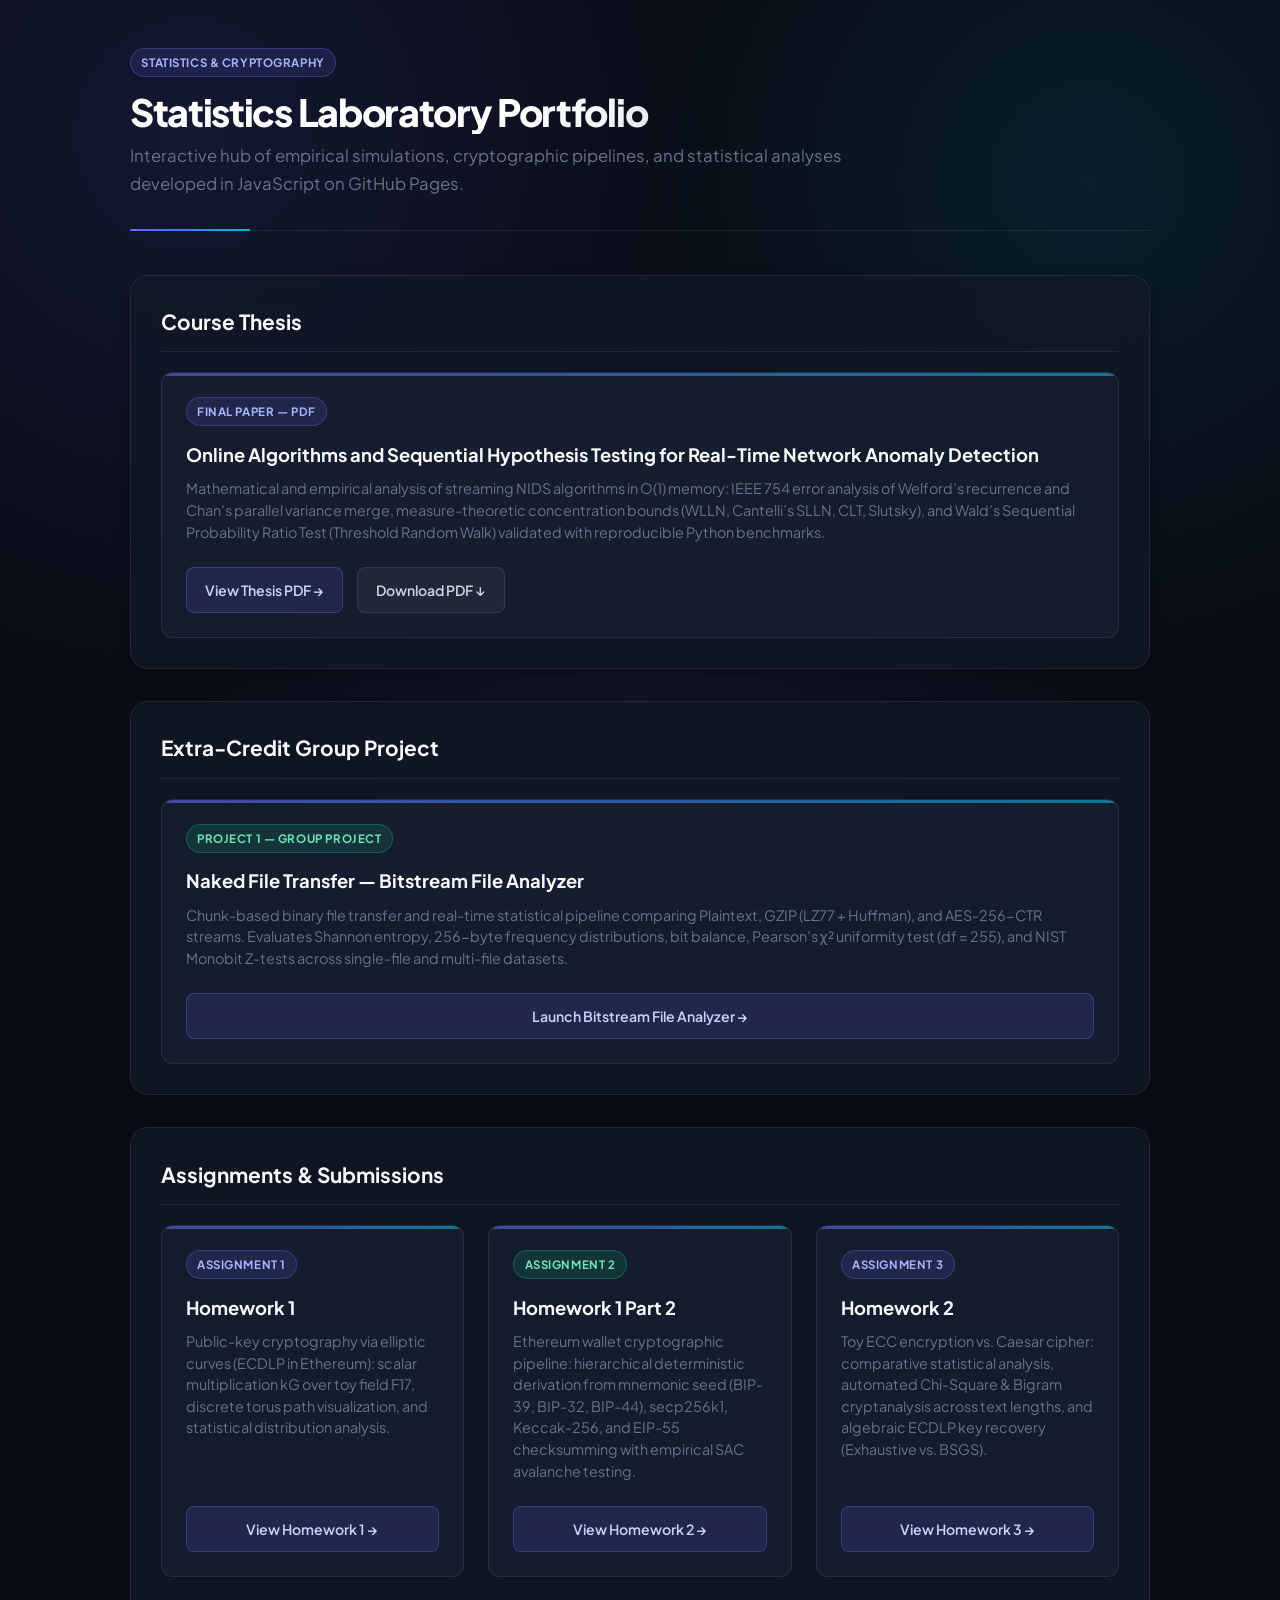
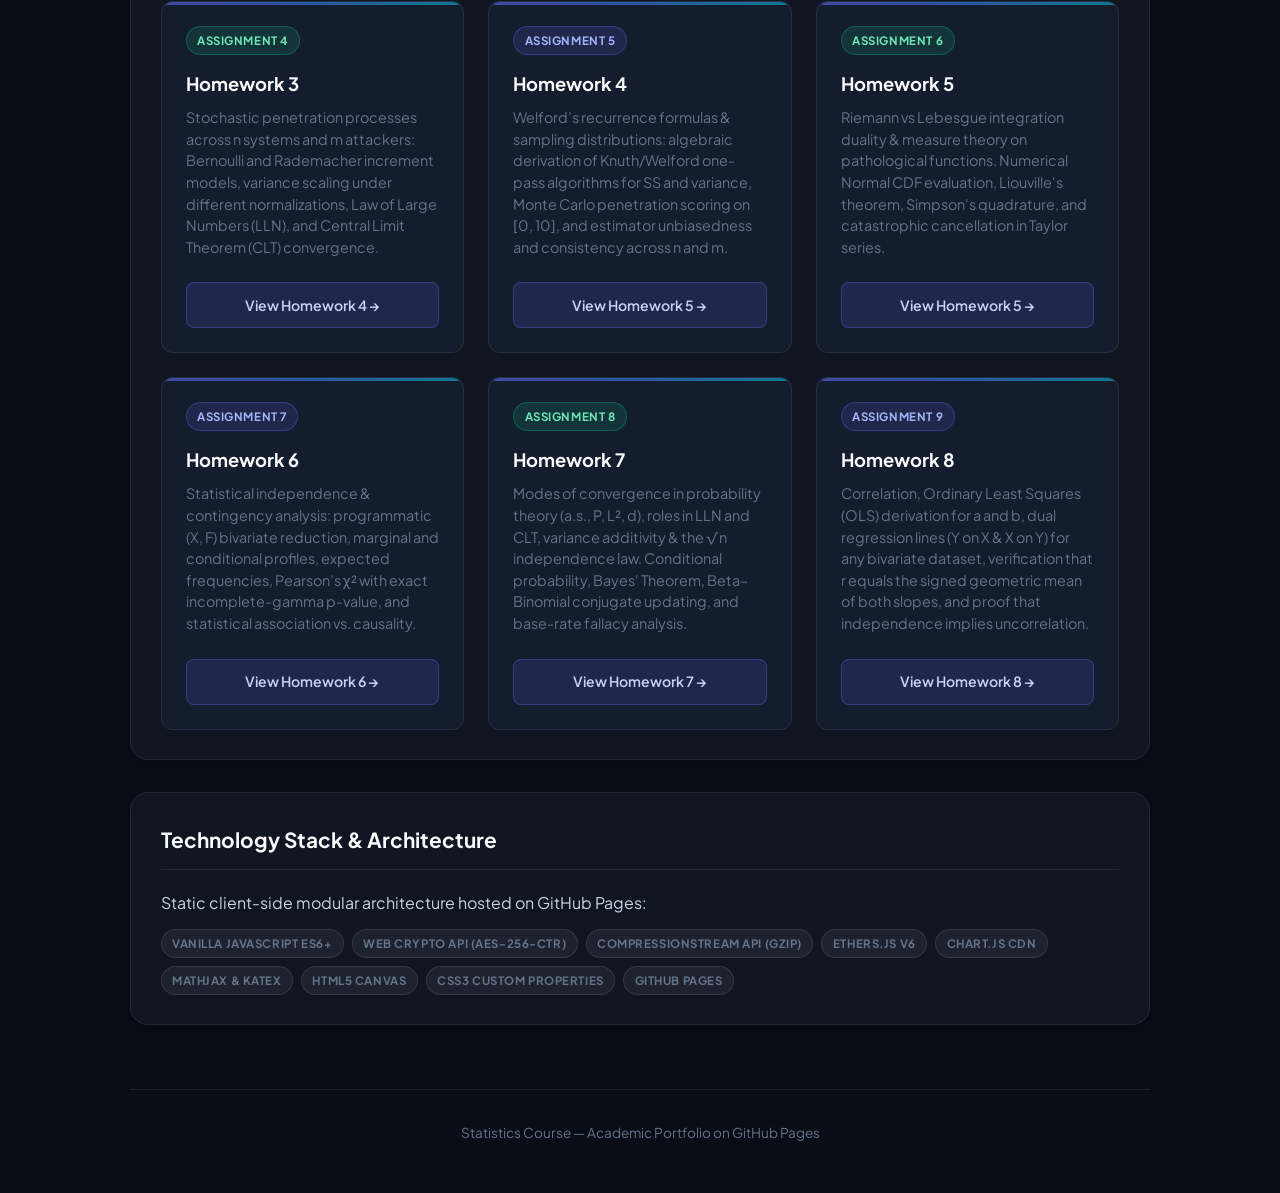
<file: index.html>
<!DOCTYPE html>
<html lang="en">
<head>
  <meta charset="UTF-8">
  <meta name="viewport" content="width=device-width, initial-scale=1.0">
  <title>Statistics Laboratory — Homework Portfolio</title>
  <link rel="stylesheet" href="style.css?v=4">
</head>
<body>
  <div class="container">
    <header>
      <span class="badge badge-primary">Statistics &amp; Cryptography</span>
      <h1 style="margin-top: 0.75rem;">Statistics Laboratory Portfolio</h1>
      <p class="subtitle">Interactive hub of empirical simulations, cryptographic pipelines, and statistical analyses developed in JavaScript on GitHub Pages.</p>
    </header>

    <!-- Course Thesis Section -->
    <section class="card">
      <h2>Course Thesis</h2>
      <div class="hw-grid">
        <article class="hw-card" style="grid-column: 1 / -1;">
          <div>
            <div class="hw-card-header">
              <span class="badge badge-primary">Final Paper — PDF</span>
            </div>
            <h3>Online Algorithms and Sequential Hypothesis Testing for Real-Time Network Anomaly Detection</h3>
            <p>Mathematical and empirical analysis of streaming NIDS algorithms in O(1) memory: IEEE 754 error analysis of Welford’s recurrence and Chan’s parallel variance merge, measure-theoretic concentration bounds (WLLN, Cantelli’s SLLN, CLT, Slutsky), and Wald’s Sequential Probability Ratio Test (Threshold Random Walk) validated with reproducible Python benchmarks.</p>
          </div>
          <div class="btn-row" style="margin-top: 0;">
            <a href="./thesis/thesis-Bagini-2045337.pdf" target="_blank" rel="noopener noreferrer" class="btn-link">View Thesis PDF →</a>
            <a href="./thesis/thesis-Bagini-2045337.pdf" download class="btn-link secondary">Download PDF ↓</a>
          </div>
        </article>
      </div>
    </section>

    <!-- Extra-Credit Group Project Section -->
    <section class="card">
      <h2>Extra-Credit Group Project</h2>
      <div class="hw-grid">
        <article class="hw-card" style="grid-column: 1 / -1;">
          <div>
            <div class="hw-card-header">
              <span class="badge badge-success">Project 1 — Group Project</span>
            </div>
            <h3>Naked File Transfer — Bitstream File Analyzer</h3>
            <p>Chunk-based binary file transfer and real-time statistical pipeline comparing Plaintext, GZIP (LZ77 + Huffman), and AES-256-CTR streams. Evaluates Shannon entropy, 256-byte frequency distributions, bit balance, Pearson’s &chi;&sup2; uniformity test (df = 255), and NIST Monobit Z-tests across single-file and multi-file datasets.</p>
          </div>
          <a href="./frontend/index.html" class="btn-link">Launch Bitstream File Analyzer →</a>
        </article>
      </div>
    </section>

    <!-- Homework Section -->
    <section class="card">
      <h2>Assignments &amp; Submissions</h2>
      <div class="hw-grid">
        
        <!-- HW1 Card -->
        <article class="hw-card">
          <div>
            <div class="hw-card-header">
              <span class="badge badge-primary">Assignment 1</span>
            </div>
            <h3>Homework 1</h3>
            <p>Public-key cryptography via elliptic curves (ECDLP in Ethereum): scalar multiplication kG over toy field F17, discrete torus path visualization, and statistical distribution analysis.</p>
          </div>
          <a href="./hw1/index.html" class="btn-link">View Homework 1 →</a>
        </article>

        <!-- HW1.2 Card -->
        <article class="hw-card">
          <div>
            <div class="hw-card-header">
              <span class="badge badge-success">Assignment 2</span>
            </div>
            <h3>Homework 1 Part 2</h3>
            <p>Ethereum wallet cryptographic pipeline: hierarchical deterministic derivation from mnemonic seed (BIP-39, BIP-32, BIP-44), secp256k1, Keccak-256, and EIP-55 checksumming with empirical SAC avalanche testing.</p>
          </div>
          <a href="./hw1.2/index.html" class="btn-link">View Homework 2 →</a>
        </article>

        <!-- HW2 Card -->
        <article class="hw-card">
          <div>
            <div class="hw-card-header">
              <span class="badge badge-primary">Assignment 3</span>
            </div>
            <h3>Homework 2</h3>
            <p>Toy ECC encryption vs. Caesar cipher: comparative statistical analysis, automated Chi-Square &amp; Bigram cryptanalysis across text lengths, and algebraic ECDLP key recovery (Exhaustive vs. BSGS).</p>
          </div>
          <a href="./hw2/index.html" class="btn-link">View Homework 3 →</a>
        </article>

        <!-- HW3 Card -->
        <article class="hw-card">
          <div>
            <div class="hw-card-header">
              <span class="badge badge-success">Assignment 4</span>
            </div>
            <h3>Homework 3</h3>
            <p>Stochastic penetration processes across n systems and m attackers: Bernoulli and Rademacher increment models, variance scaling under different normalizations, Law of Large Numbers (LLN), and Central Limit Theorem (CLT) convergence.</p>
          </div>
          <a href="./hw3/index.html" class="btn-link">View Homework 4 →</a>
        </article>

        <!-- HW4 Card -->
        <article class="hw-card">
          <div>
            <div class="hw-card-header">
              <span class="badge badge-primary">Assignment 5</span>
            </div>
            <h3>Homework 4</h3>
            <p>Welford’s recurrence formulas &amp; sampling distributions: algebraic derivation of Knuth/Welford one-pass algorithms for SS and variance, Monte Carlo penetration scoring on [0, 10], and estimator unbiasedness and consistency across n and m.</p>
          </div>
          <a href="./hw4/index.html" class="btn-link">View Homework 5 →</a>
        </article>

        <!-- HW5 Card -->
        <article class="hw-card">
          <div>
            <div class="hw-card-header">
              <span class="badge badge-success">Assignment 6</span>
            </div>
            <h3>Homework 5</h3>
            <p>Riemann vs Lebesgue integration duality &amp; measure theory on pathological functions. Numerical Normal CDF evaluation, Liouville's theorem, Simpson's quadrature, and catastrophic cancellation in Taylor series.</p>
          </div>
          <a href="./hw5/index.html" class="btn-link">View Homework 5 →</a>
        </article>

        <!-- HW6 Card -->
        <article class="hw-card">
          <div>
            <div class="hw-card-header">
              <span class="badge badge-primary">Assignment 7</span>
            </div>
            <h3>Homework 6</h3>
            <p>Statistical independence &amp; contingency analysis: programmatic (X, F) bivariate reduction, marginal and conditional profiles, expected frequencies, Pearson’s &chi;&sup2; with exact incomplete-gamma p-value, and statistical association vs. causality.</p>
          </div>
          <a href="./hw6/index.html" class="btn-link">View Homework 6 →</a>
        </article>

        <!-- HW7 Card -->
        <article class="hw-card">
          <div>
            <div class="hw-card-header">
              <span class="badge badge-success">Assignment 8</span>
            </div>
            <h3>Homework 7</h3>
            <p>Modes of convergence in probability theory (a.s., P, L&sup2;, d), roles in LLN and CLT, variance additivity &amp; the &radic;n independence law. Conditional probability, Bayes' Theorem, Beta–Binomial conjugate updating, and base-rate fallacy analysis.</p>
          </div>
          <a href="./hw7/index.html" class="btn-link">View Homework 7 →</a>
        </article>

        <!-- HW8 Card -->
        <article class="hw-card">
          <div>
            <div class="hw-card-header">
              <span class="badge badge-primary">Assignment 9</span>
            </div>
            <h3>Homework 8</h3>
            <p>Correlation, Ordinary Least Squares (OLS) derivation for a and b, dual regression lines (Y on X &amp; X on Y) for any bivariate dataset, verification that r equals the signed geometric mean of both slopes, and proof that independence implies uncorrelation.</p>
          </div>
          <a href="./hw8/index.html" class="btn-link">View Homework 8 →</a>
        </article>

      </div>
    </section>

    <!-- Technical Stack & Architecture -->
    <section class="card">
      <h2>Technology Stack &amp; Architecture</h2>
      <p style="margin-bottom: 0.75rem;">
        Static client-side modular architecture hosted on GitHub Pages:
      </p>
      <div style="display: flex; gap: 0.5rem; flex-wrap: wrap;">
        <span class="badge">Vanilla JavaScript ES6+</span>
        <span class="badge">Web Crypto API (AES-256-CTR)</span>
        <span class="badge">CompressionStream API (GZIP)</span>
        <span class="badge">Ethers.js v6</span>
        <span class="badge">Chart.js CDN</span>
        <span class="badge">MathJax &amp; KaTeX</span>
        <span class="badge">HTML5 Canvas</span>
        <span class="badge">CSS3 Custom Properties</span>
        <span class="badge">GitHub Pages</span>
      </div>
    </section>

    <footer>
      <p>Statistics Course — Academic Portfolio on GitHub Pages</p>
    </footer>
  </div>
</body>
</html>
</file>
<file: style.css>
/* ==========================================================================
   PORTFOLIO STATISTICA - GLOBAL STYLESHEET (style.css)
   Design: Modern Glassmorphic Dark UI con gradienti e micro-interazioni
   ========================================================================== */

@import url('https://fonts.googleapis.com/css2?family=Plus+Jakarta+Sans:wght@300;400;500;600;700;800&family=JetBrains+Mono:wght@400;500;600&display=swap');

:root {
  /* Sfondo & Superfici */
  --bg-main: #090d16;
  --bg-radial: radial-gradient(circle at 15% 15%, rgba(99, 102, 241, 0.12) 0%, transparent 40%),
               radial-gradient(circle at 85% 20%, rgba(6, 182, 212, 0.10) 0%, transparent 35%),
               radial-gradient(circle at 50% 85%, rgba(139, 92, 246, 0.08) 0%, transparent 45%);
  --card-bg: rgba(18, 24, 38, 0.75);
  --card-hover: rgba(24, 32, 52, 0.9);
  --card-elevated: rgba(26, 34, 54, 0.65);
  --border-subtle: rgba(255, 255, 255, 0.08);
  --border-accent: rgba(99, 102, 241, 0.4);

  /* Tipografia */
  --font-sans: 'Plus Jakarta Sans', system-ui, -apple-system, sans-serif;
  --font-mono: 'JetBrains Mono', monospace;
  --text-main: #f8fafc;
  --text-secondary: #cbd5e1;
  --text-muted: #64748b;

  /* Accenti & Gradienti */
  --accent-indigo: #6366f1;
  --accent-cyan: #06b6d4;
  --accent-emerald: #10b981;
  --grad-primary: linear-gradient(135deg, #6366f1 0%, #3b82f6 50%, #06b6d4 100%);
  --grad-text: linear-gradient(135deg, #ffffff 40%, #94a3b8 100%);

  /* Ombre & Raggi */
  --shadow-sm: 0 4px 12px rgba(0, 0, 0, 0.25);
  --shadow-md: 0 10px 30px -6px rgba(0, 0, 0, 0.45);
  --shadow-glow: 0 8px 24px -4px rgba(99, 102, 241, 0.35);
  --radius-sm: 8px;
  --radius-md: 12px;
  --radius-lg: 18px;
  --transition: all 0.25s cubic-bezier(0.16, 1, 0.3, 1);
}

/* Reset Base */
*, *::before, *::after {
  box-sizing: border-box;
  margin: 0;
  padding: 0;
}

body {
  font-family: var(--font-sans);
  background-color: var(--bg-main);
  background-image: var(--bg-radial);
  background-attachment: fixed;
  color: var(--text-secondary);
  line-height: 1.65;
  padding: 3rem 1.25rem;
  min-height: 100vh;
  -webkit-font-smoothing: antialiased;
}

.container {
  max-width: 1020px;
  margin: 0 auto;
}

/* Header */
header {
  margin-bottom: 2.75rem;
  padding-bottom: 2rem;
  position: relative;
  border-bottom: 1px solid var(--border-subtle);
}

header::after {
  content: '';
  position: absolute;
  bottom: -1px;
  left: 0;
  width: 120px;
  height: 2px;
  background: var(--grad-primary);
  border-radius: 999px;
}

h1 {
  font-size: 2.35rem;
  font-weight: 800;
  color: var(--text-main);
  letter-spacing: -0.035em;
  line-height: 1.2;
  margin-bottom: 0.5rem;
  background: var(--grad-text);
  -webkit-background-clip: text;
  -webkit-text-fill-color: transparent;
}

.subtitle {
  color: var(--text-muted);
  font-size: 1.05rem;
  font-weight: 400;
  max-width: 780px;
}

/* Card Generali & Glassmorphism */
.card {
  background: var(--card-bg);
  backdrop-filter: blur(16px);
  -webkit-backdrop-filter: blur(16px);
  border: 1px solid var(--border-subtle);
  border-radius: var(--radius-lg);
  padding: 1.85rem;
  margin-bottom: 2rem;
  box-shadow: var(--shadow-sm);
  transition: var(--transition);
}

.card:hover {
  border-color: var(--border-accent);
  box-shadow: var(--shadow-md), 0 0 24px -6px rgba(99, 102, 241, 0.2);
}

.card h2 {
  font-size: 1.3rem;
  font-weight: 700;
  color: var(--text-main);
  margin-bottom: 1.25rem;
  padding-bottom: 0.75rem;
  border-bottom: 1px solid var(--border-subtle);
  display: flex;
  align-items: center;
  gap: 0.5rem;
}

/* Griglia Sezioni / Assignments */
.hw-grid {
  display: grid;
  grid-template-columns: repeat(auto-fit, minmax(290px, 1fr));
  gap: 1.5rem;
  margin-top: 1.25rem;
}

.hw-card {
  background: var(--card-elevated);
  border: 1px solid var(--border-subtle);
  border-radius: var(--radius-md);
  padding: 1.5rem;
  display: flex;
  flex-direction: column;
  justify-content: space-between;
  transition: var(--transition);
  position: relative;
  overflow: hidden;
}

.hw-card::before {
  content: '';
  position: absolute;
  top: 0;
  left: 0;
  right: 0;
  height: 3px;
  background: var(--grad-primary);
  opacity: 0.6;
  transition: var(--transition);
}

.hw-card:hover {
  transform: translateY(-4px);
  border-color: var(--border-accent);
  box-shadow: var(--shadow-md);
}

.hw-card:hover::before {
  opacity: 1;
}

.hw-card-header {
  display: flex;
  align-items: center;
  justify-content: space-between;
  margin-bottom: 0.85rem;
}

.hw-card h3 {
  color: var(--text-main);
  font-size: 1.15rem;
  font-weight: 700;
  margin-bottom: 0.5rem;
}

.hw-card p {
  color: var(--text-muted);
  font-size: 0.9rem;
  line-height: 1.5;
  margin-bottom: 1.5rem;
}

/* Badge */
.badge {
  display: inline-flex;
  align-items: center;
  padding: 0.25rem 0.65rem;
  font-size: 0.72rem;
  font-weight: 700;
  border-radius: 999px;
  text-transform: uppercase;
  letter-spacing: 0.05em;
  background: rgba(255, 255, 255, 0.06);
  border: 1px solid rgba(255, 255, 255, 0.1);
  color: var(--text-muted);
}

.badge-primary {
  background: rgba(99, 102, 241, 0.15);
  border-color: rgba(99, 102, 241, 0.35);
  color: #a5b4fc;
}

.badge-success {
  background: rgba(16, 185, 129, 0.15);
  border-color: rgba(16, 185, 129, 0.35);
  color: #6ee7b7;
}

/* Link e Bottoni */
.btn-link {
  display: inline-flex;
  align-items: center;
  justify-content: center;
  gap: 0.5rem;
  text-decoration: none;
  font-size: 0.88rem;
  font-weight: 600;
  padding: 0.65rem 1.15rem;
  border-radius: var(--radius-sm);
  background: rgba(99, 102, 241, 0.15);
  border: 1px solid rgba(99, 102, 241, 0.35);
  color: #c7d2fe;
  transition: var(--transition);
}

.btn-link:hover {
  background: var(--grad-primary);
  border-color: transparent;
  color: #ffffff;
  box-shadow: var(--shadow-glow);
  transform: translateY(-2px);
}

.btn-link.secondary {
  background: rgba(255, 255, 255, 0.05);
  border-color: var(--border-subtle);
  color: var(--text-secondary);
}

.btn-link.secondary:hover {
  background: rgba(255, 255, 255, 0.12);
  border-color: rgba(255, 255, 255, 0.22);
  color: #ffffff;
  box-shadow: none;
}

.back-link {
  display: inline-flex;
  align-items: center;
  gap: 0.5rem;
  color: #818cf8;
  text-decoration: none;
  font-size: 0.88rem;
  font-weight: 600;
  margin-bottom: 1.25rem;
  padding: 0.35rem 0.85rem;
  background: rgba(99, 102, 241, 0.08);
  border: 1px solid rgba(99, 102, 241, 0.2);
  border-radius: 999px;
  transition: var(--transition);
  width: fit-content;
}

.back-link:hover {
  color: #ffffff;
  background: rgba(99, 102, 241, 0.25);
  border-color: rgba(99, 102, 241, 0.5);
  transform: translateX(-3px);
}

/* Input, Bottoni e Controlli (per hw1 e hw2) */
.control-grid {
  display: grid;
  grid-template-columns: repeat(auto-fit, minmax(220px, 1fr));
  gap: 1.25rem;
  margin: 1.25rem 0;
}

.input-group {
  display: flex;
  flex-direction: column;
  gap: 0.5rem;
}

label {
  font-size: 0.78rem;
  font-weight: 700;
  color: #94a3b8;
  text-transform: uppercase;
  letter-spacing: 0.07em;
}

input[type="text"],
input[type="number"],
select,
textarea {
  background: rgba(13, 17, 26, 0.7);
  border: 1px solid rgba(255, 255, 255, 0.1);
  border-radius: var(--radius-md);
  color: var(--text-main);
  padding: 0.75rem 1rem;
  font-size: 0.95rem;
  font-family: inherit;
  transition: var(--transition);
}

input:focus, select:focus, textarea:focus {
  outline: none;
  border-color: #818cf8;
  background: rgba(18, 24, 38, 0.95);
  box-shadow: 0 0 0 3px rgba(99, 102, 241, 0.25);
}

textarea {
  width: 100%;
  min-height: 120px;
  resize: vertical;
  line-height: 1.6;
  font-family: var(--font-mono);
  font-size: 0.9rem;
}

.btn-row {
  display: flex;
  gap: 0.85rem;
  flex-wrap: wrap;
  margin-top: 1.4rem;
}

button {
  background: var(--grad-primary);
  color: #ffffff;
  border: none;
  border-radius: var(--radius-md);
  padding: 0.75rem 1.45rem;
  font-size: 0.92rem;
  font-weight: 600;
  cursor: pointer;
  display: inline-flex;
  align-items: center;
  justify-content: center;
  gap: 0.55rem;
  box-shadow: var(--shadow-glow);
  transition: var(--transition);
}

button:hover {
  transform: translateY(-2px);
  filter: brightness(1.1);
}

button.secondary {
  background: rgba(255, 255, 255, 0.05);
  color: var(--text-main);
  border: 1px solid var(--border-subtle);
  box-shadow: none;
}

button.secondary:hover {
  background: rgba(255, 255, 255, 0.1);
  border-color: rgba(255, 255, 255, 0.2);
}

/* Statistiche & Grafici (per hw1 e hw2) */
.stats-grid {
  display: grid;
  grid-template-columns: repeat(auto-fit, minmax(200px, 1fr));
  gap: 1.15rem;
  margin-top: 1.5rem;
}

.stat-item {
  background: var(--card-elevated);
  border: 1px solid var(--border-subtle);
  border-radius: var(--radius-md);
  padding: 1.25rem 1rem;
  text-align: center;
  position: relative;
  overflow: hidden;
  transition: var(--transition);
}

.stat-item::before {
  content: '';
  position: absolute;
  top: 0;
  left: 0;
  right: 0;
  height: 2px;
  background: var(--grad-primary);
  opacity: 0.7;
}

.stat-label {
  font-size: 0.72rem;
  font-weight: 700;
  color: var(--text-muted);
  text-transform: uppercase;
  letter-spacing: 0.08em;
}

.stat-value {
  font-size: 1.6rem;
  font-weight: 800;
  color: #ffffff;
  font-family: var(--font-mono);
  margin-top: 0.35rem;
}

.chart-wrapper {
  position: relative;
  width: 100%;
  min-height: 380px;
  max-height: 480px;
  margin-top: 1.5rem;
  padding: 1rem;
  background: rgba(10, 14, 23, 0.6);
  border-radius: var(--radius-md);
  border: 1px solid var(--border-subtle);
}

.table-container {
  width: 100%;
  overflow-x: auto;
  max-height: 440px;
  margin-top: 1.25rem;
  border: 1px solid var(--border-subtle);
  border-radius: var(--radius-md);
}

table {
  width: 100%;
  border-collapse: collapse;
  font-size: 0.88rem;
}

th, td {
  padding: 0.85rem 1.15rem;
  border-bottom: 1px solid var(--border-subtle);
  text-align: left;
}

th {
  background: rgba(22, 28, 45, 0.95);
  color: #f1f5f9;
  font-weight: 700;
  position: sticky;
  top: 0;
  z-index: 2;
}

td {
  font-family: var(--font-mono);
  font-size: 0.85rem;
}

tr:hover td {
  background: rgba(99, 102, 241, 0.08);
}

/* Footer */
footer {
  text-align: center;
  color: var(--text-muted);
  font-size: 0.85rem;
  margin-top: 4rem;
  padding-top: 2rem;
  border-top: 1px solid var(--border-subtle);
}

@media (max-width: 768px) {
  body { padding: 1.5rem 0.85rem; }
  h1 { font-size: 1.85rem; }
  .card { padding: 1.25rem; }
  .stats-grid, .hw-grid { grid-template-columns: 1fr; }
}
</file>
